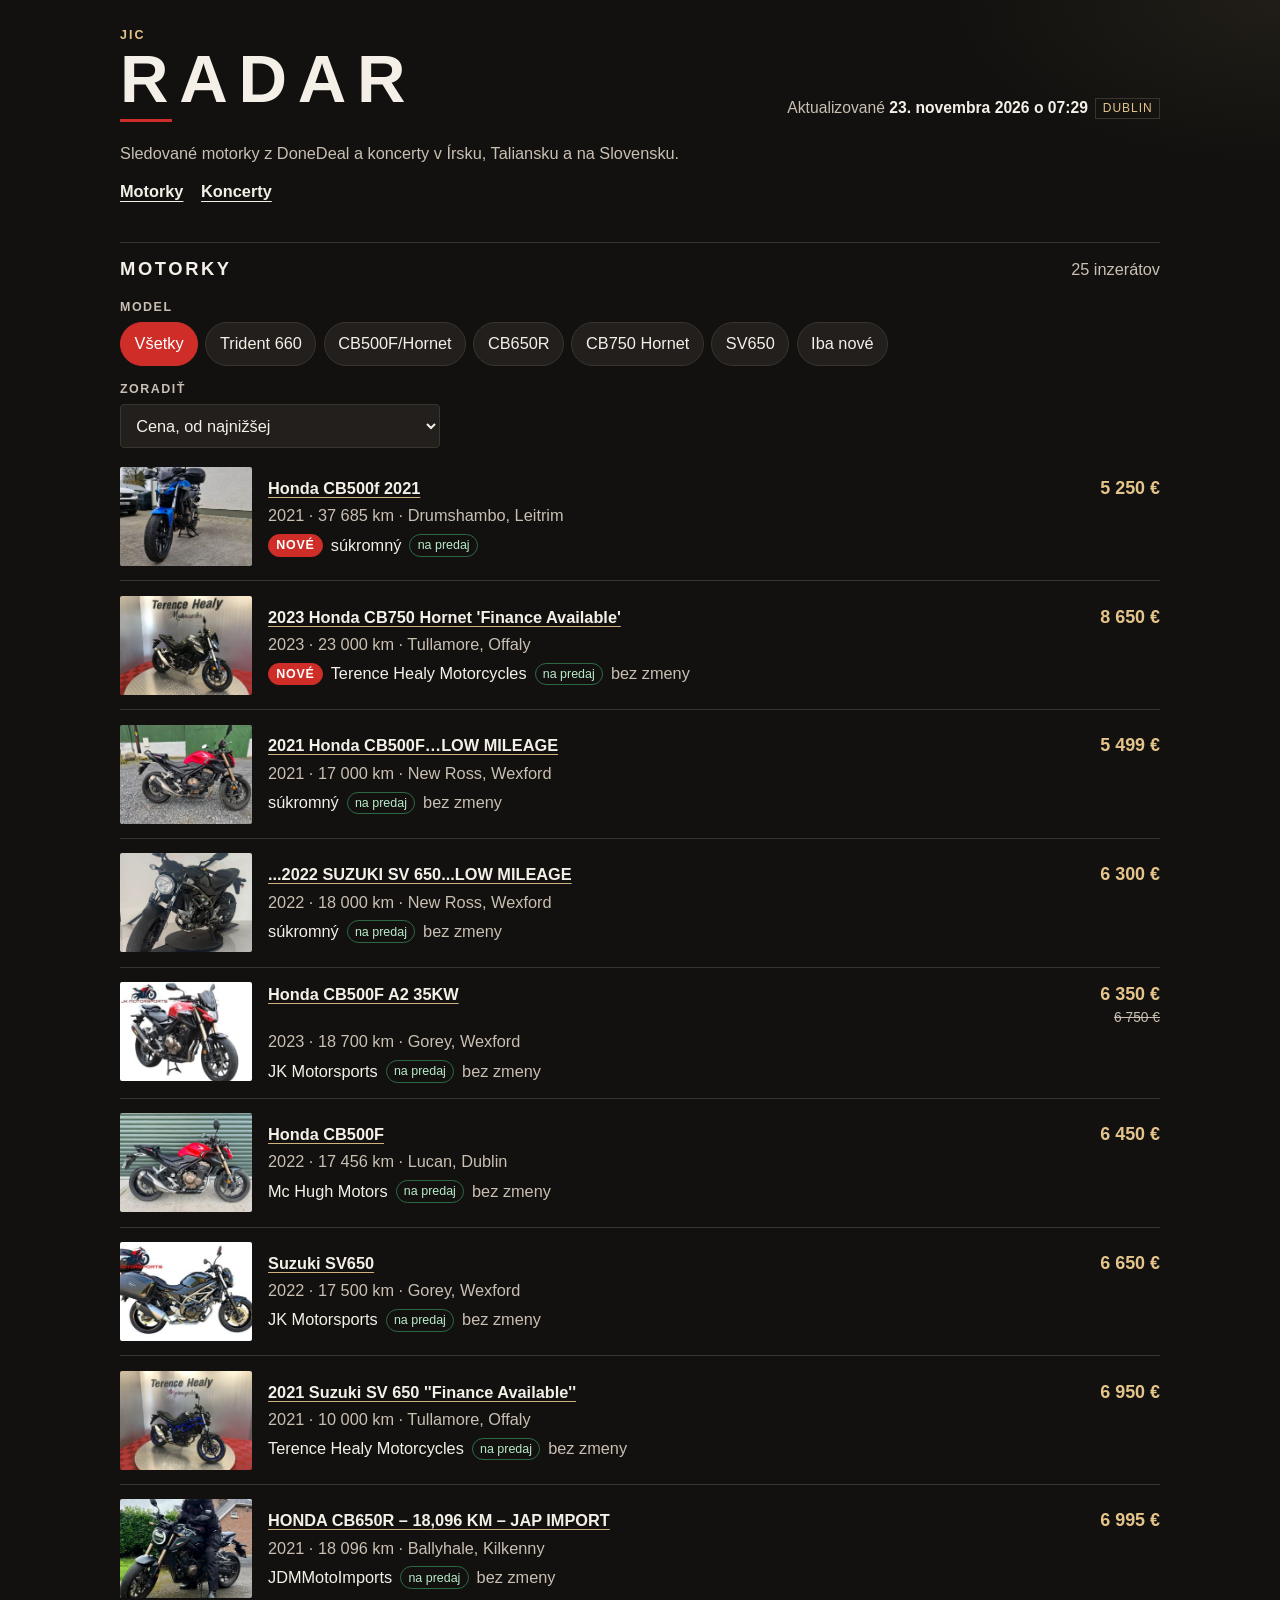
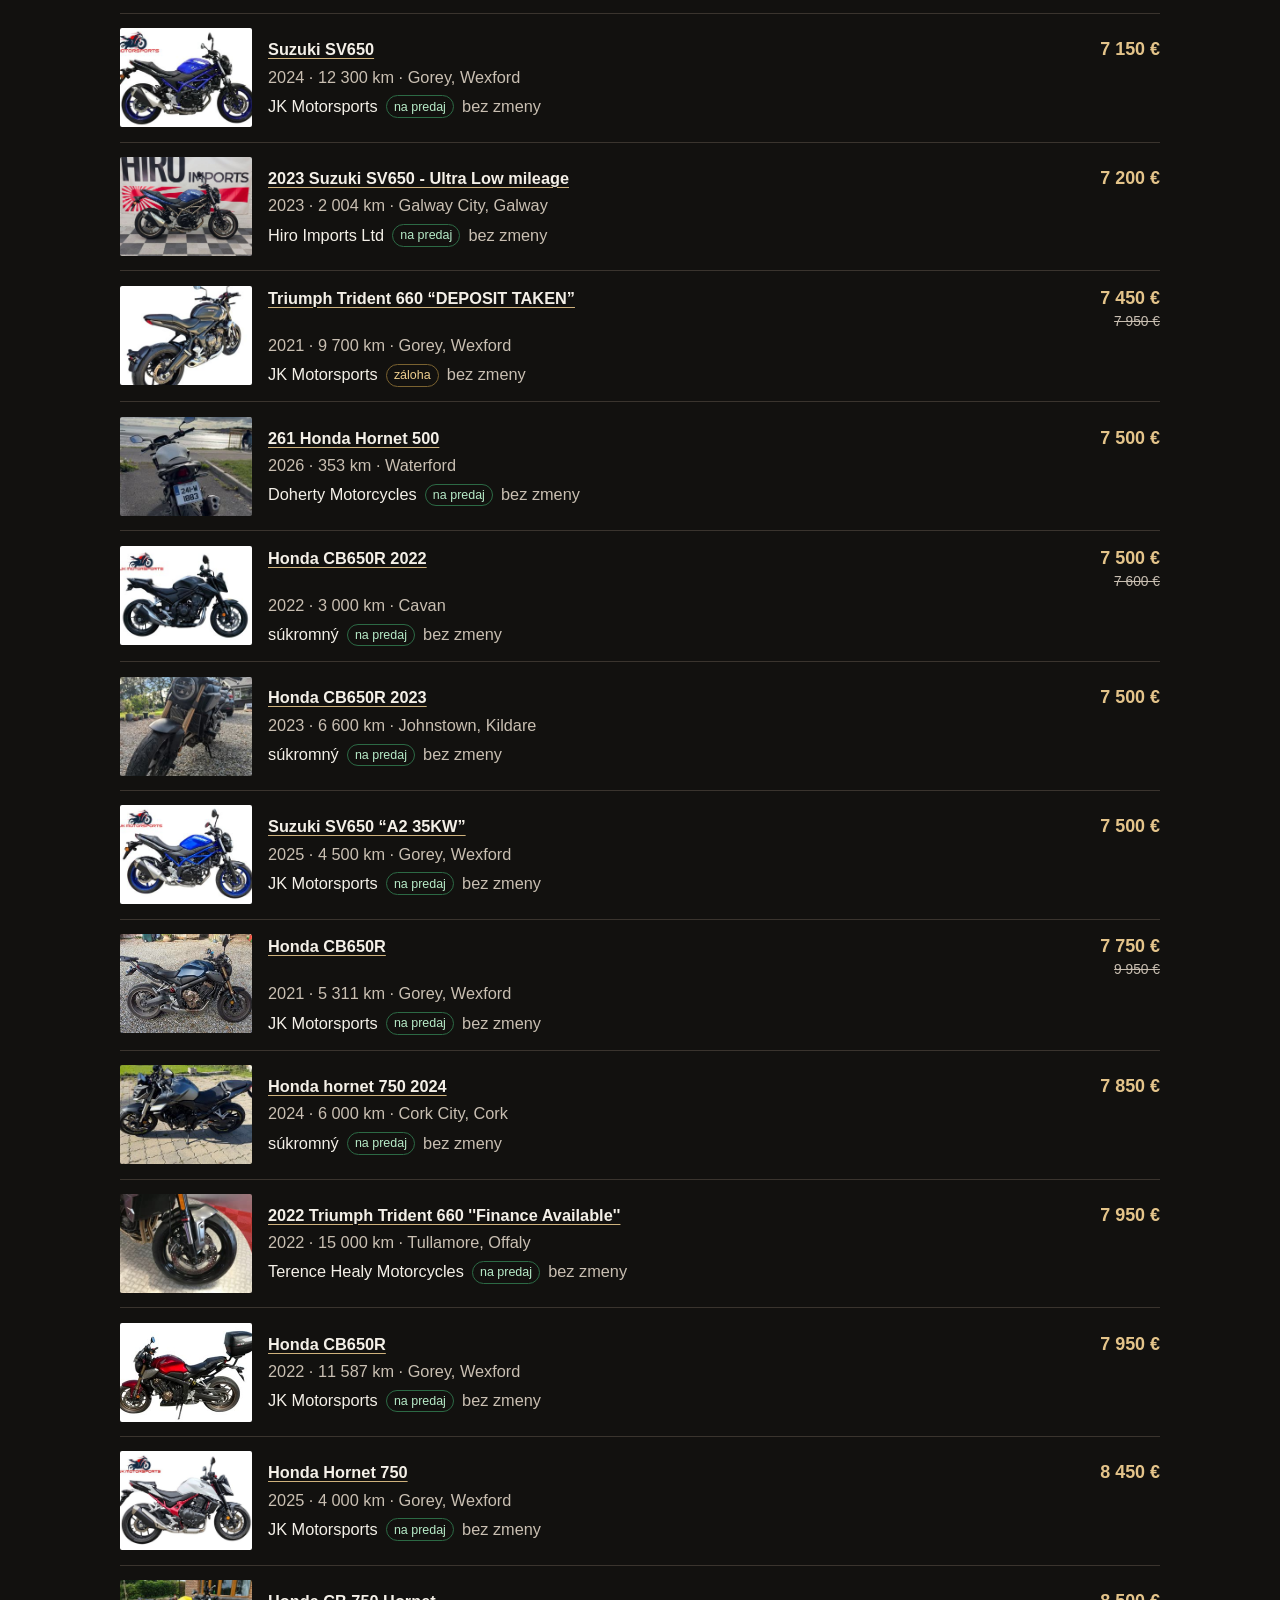
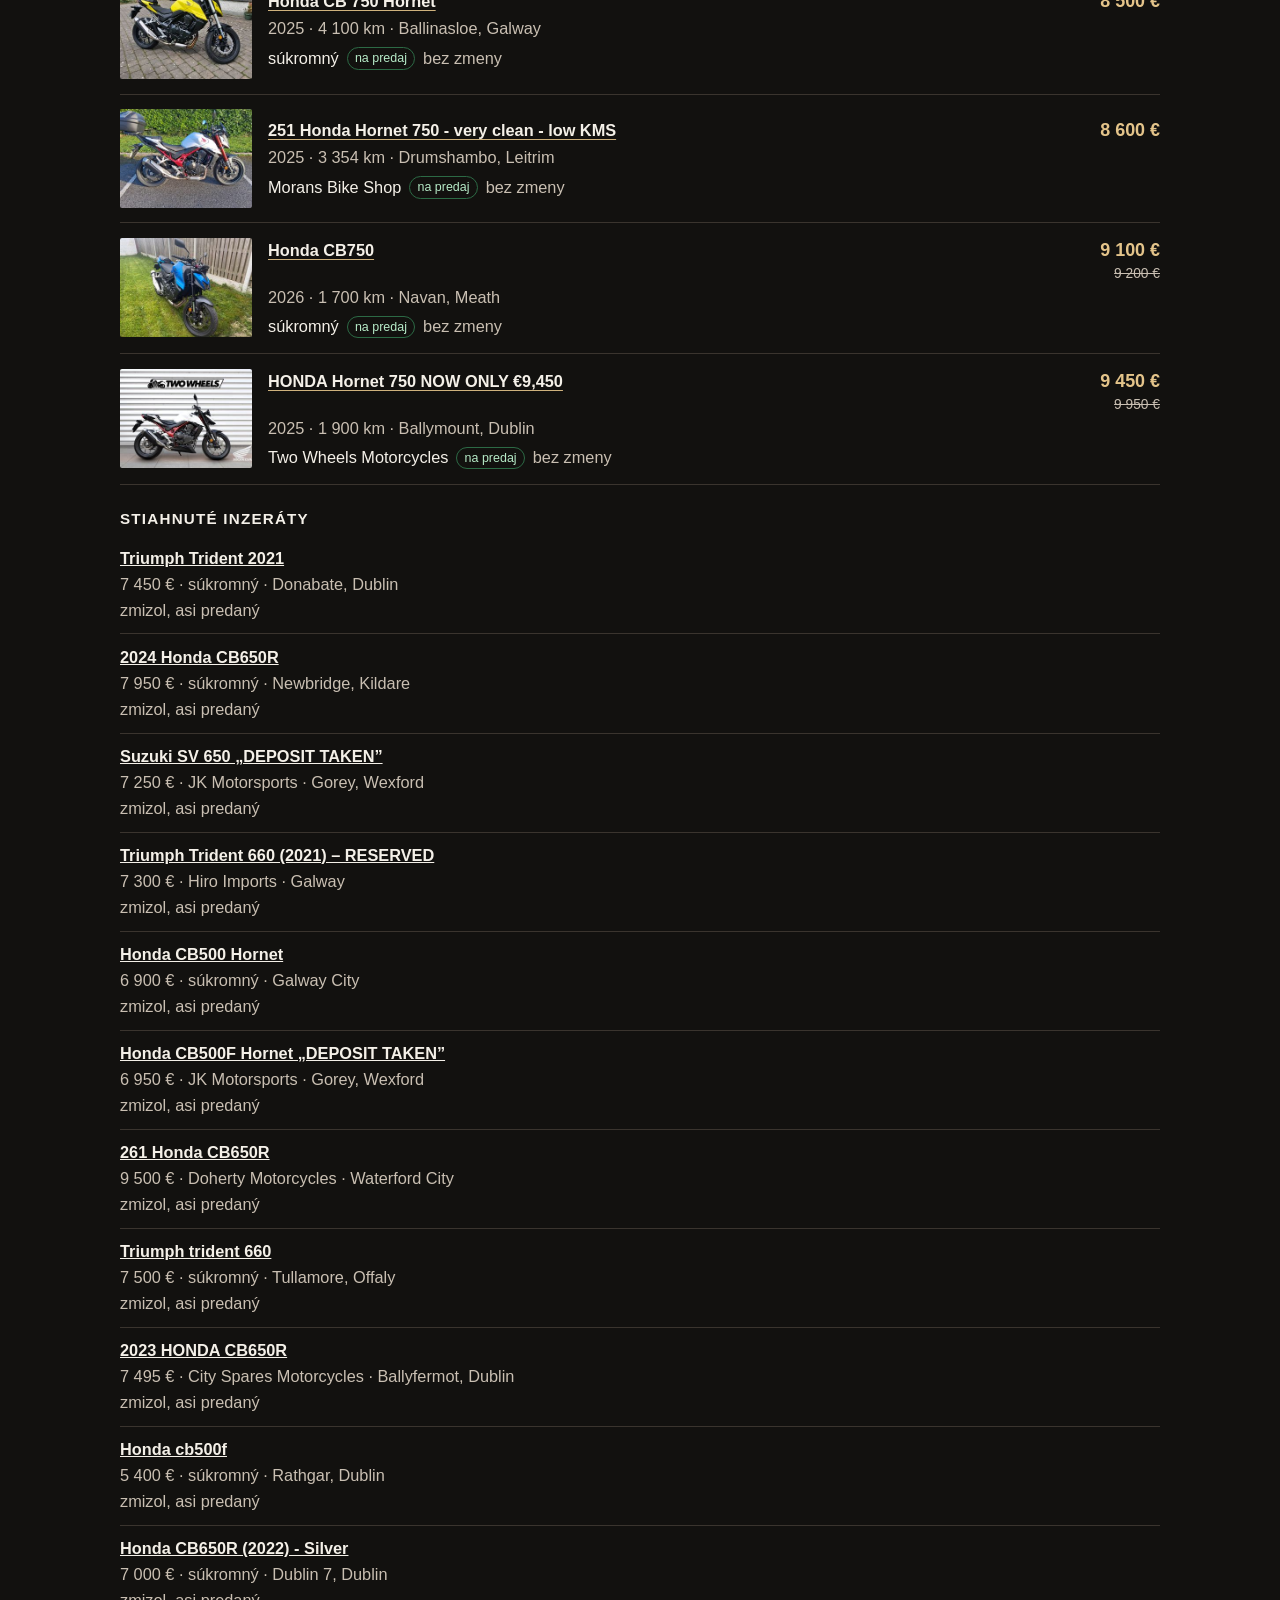
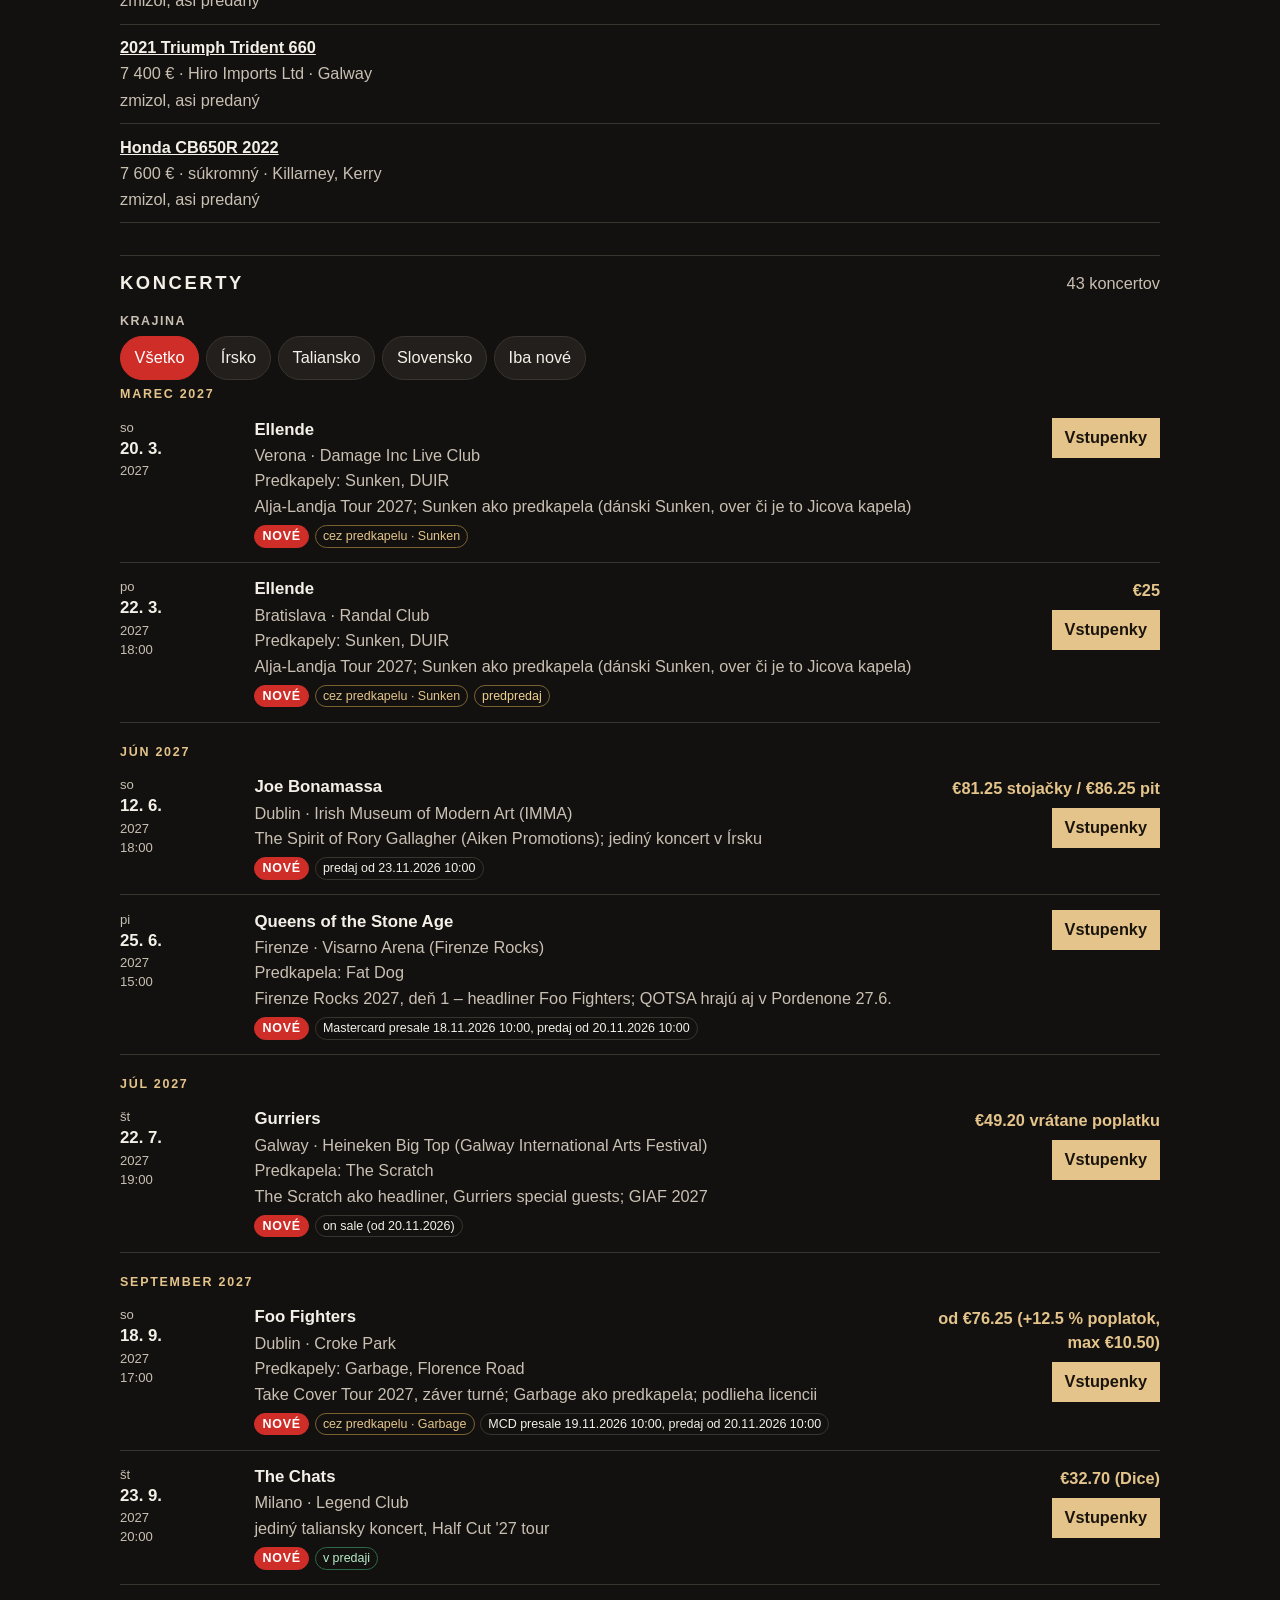
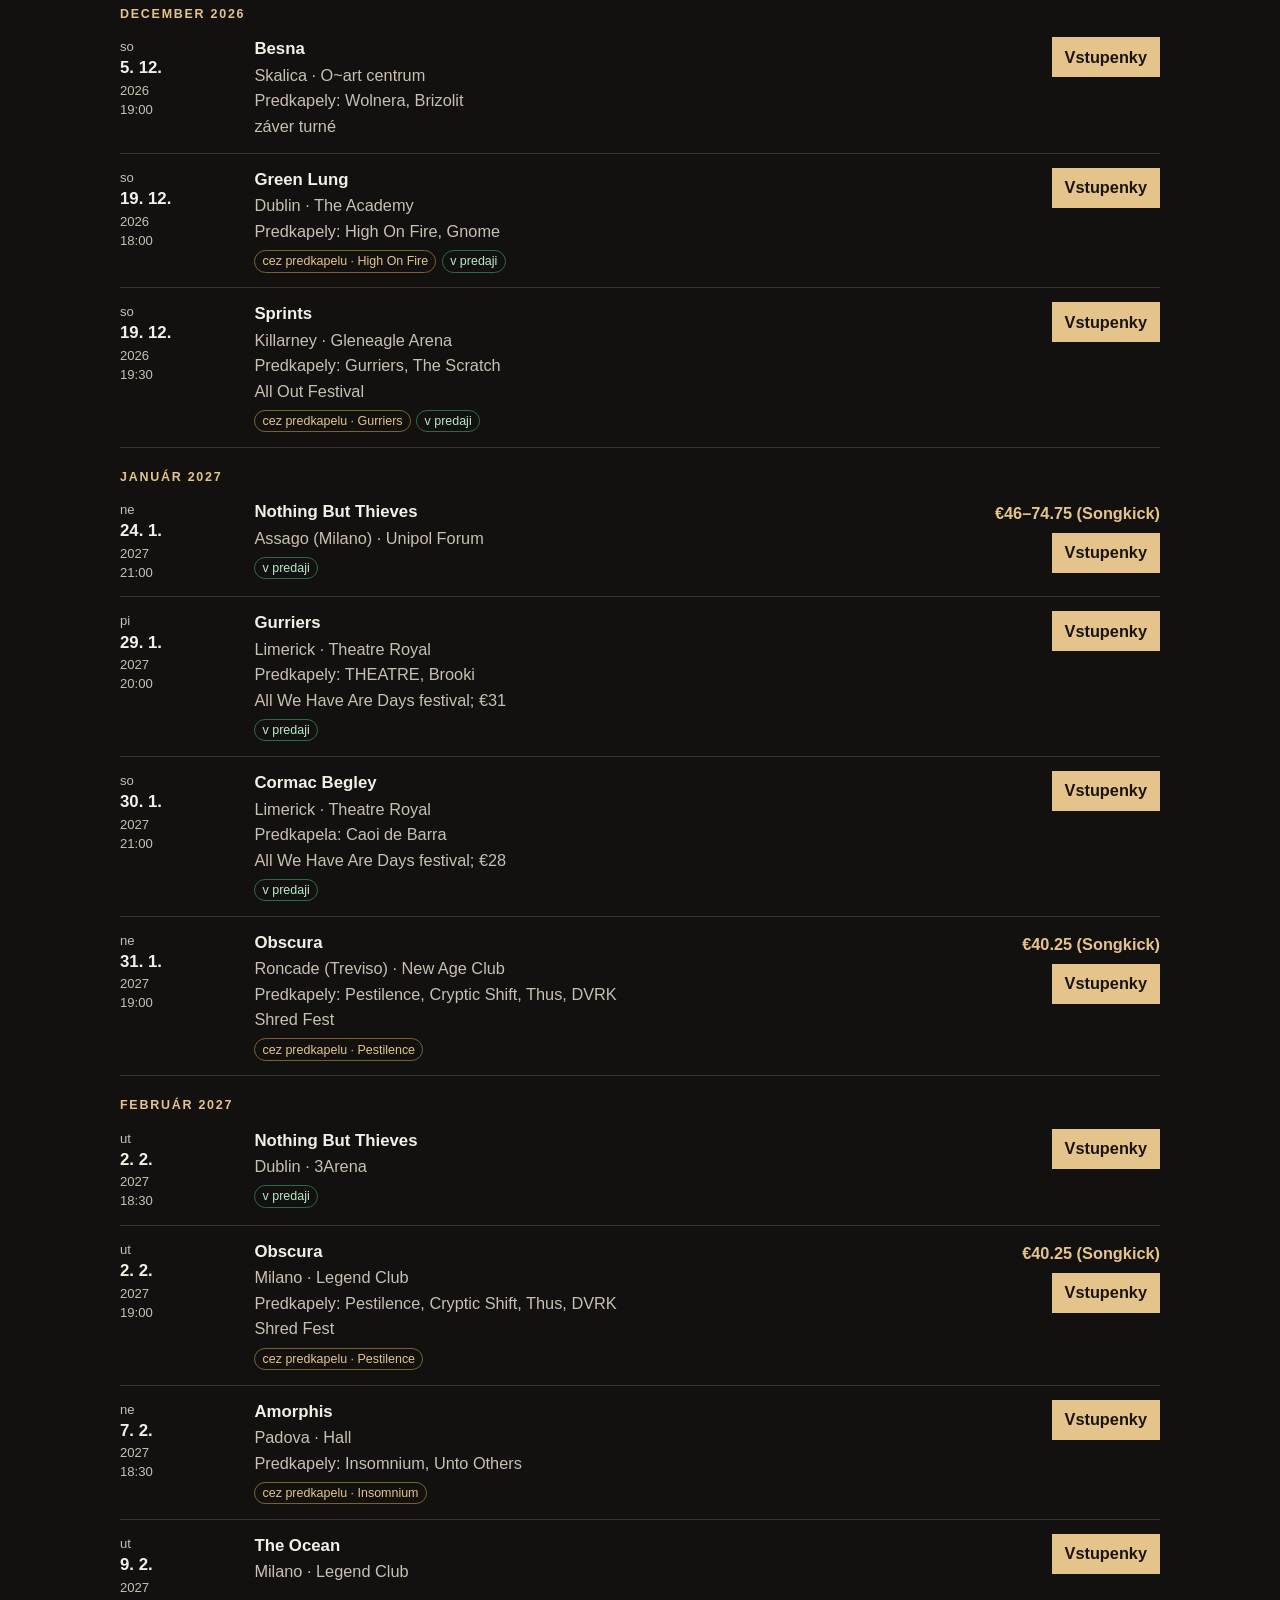
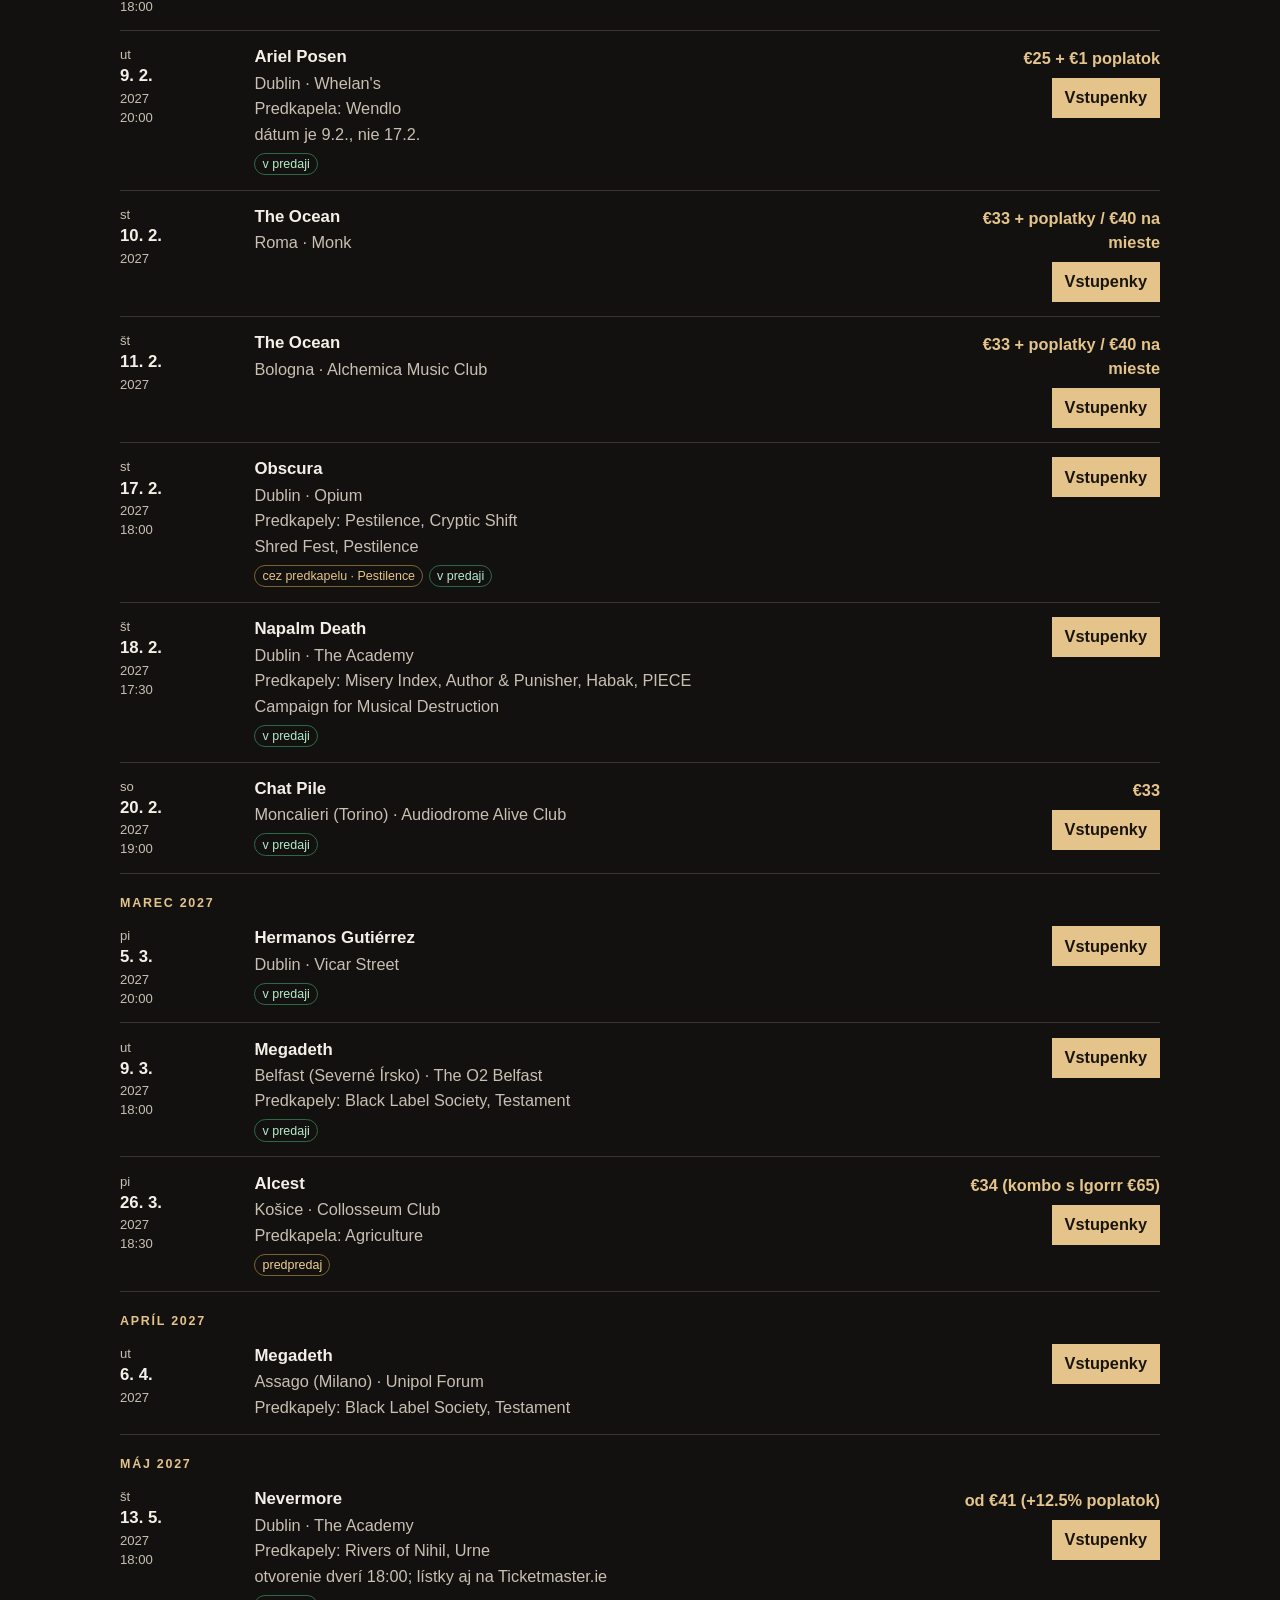
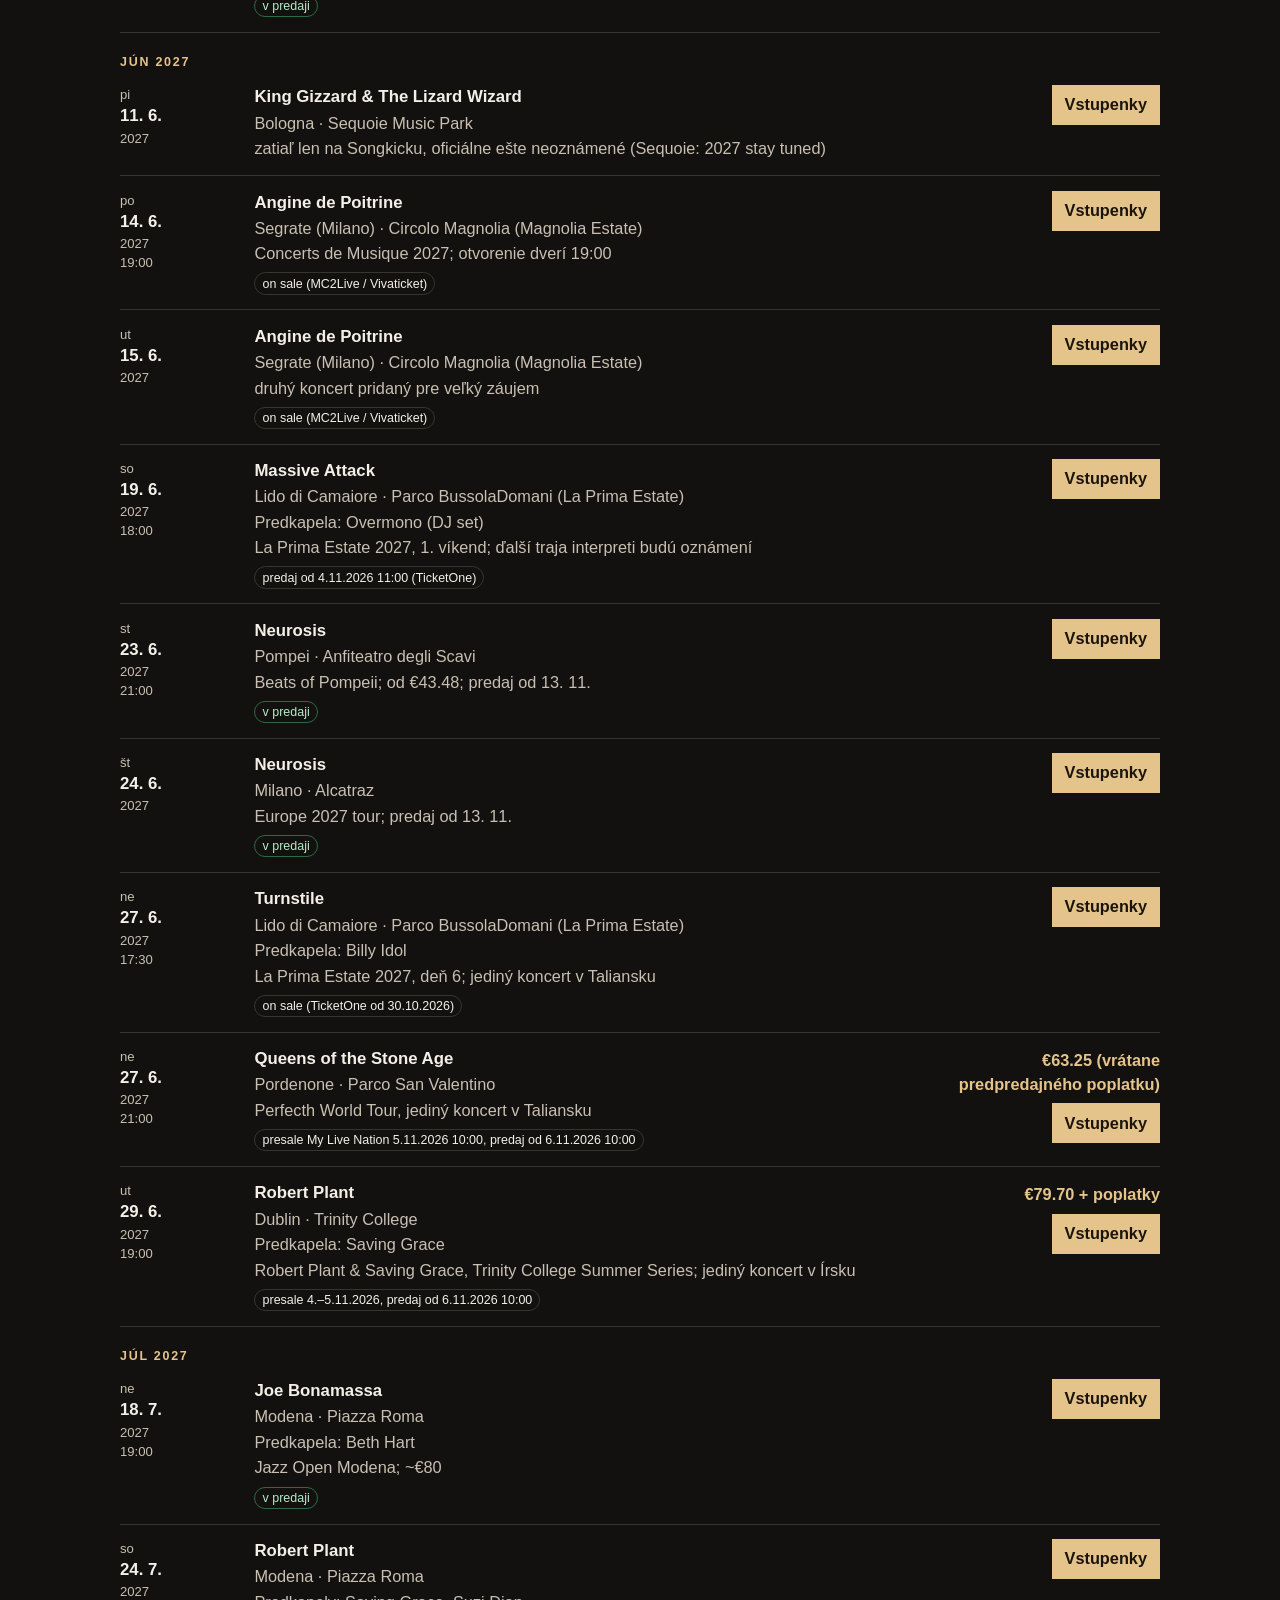
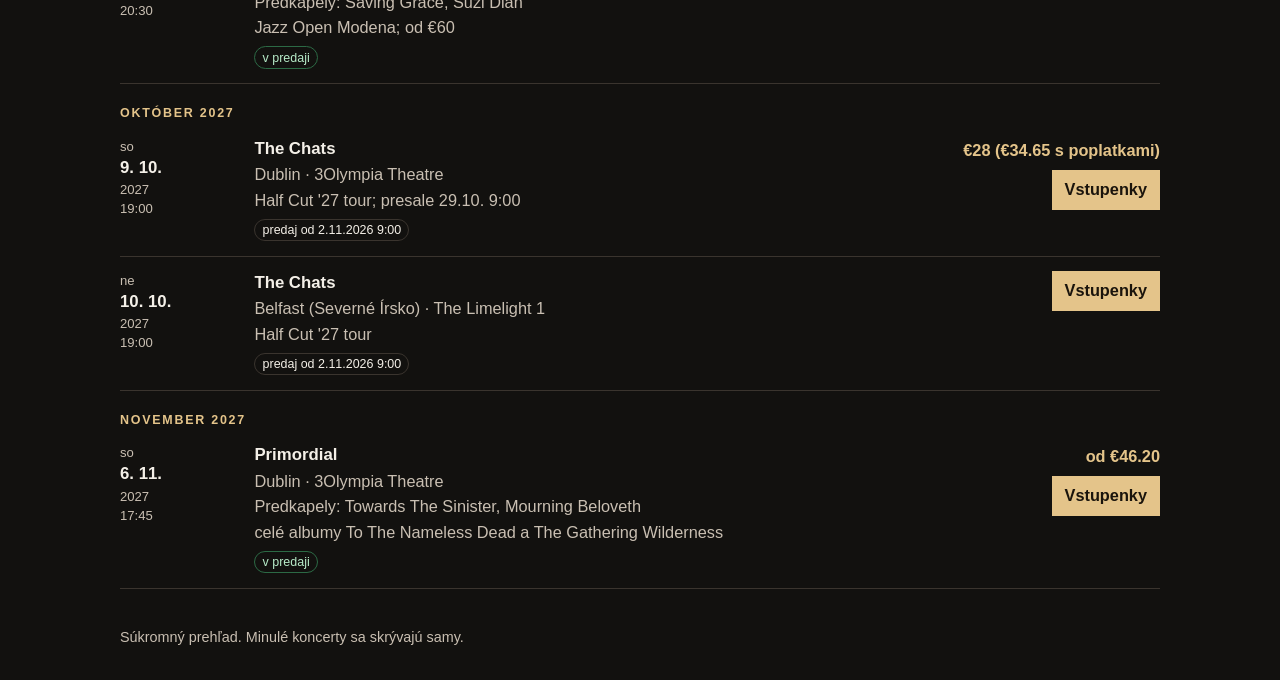
<file: index.html>
<!DOCTYPE html>
<html lang="sk">
<head>
  <meta charset="utf-8">
  <meta name="viewport" content="width=device-width, initial-scale=1">
  <meta name="color-scheme" content="dark">
  <meta name="theme-color" content="#12110f">
  <title>Radar</title>
  <meta name="description" content="Sledované motorky z DoneDeal a koncerty v Írsku, Taliansku a na Slovensku.">
  <link rel="icon" href="favicon.svg" type="image/svg+xml">
  <link rel="stylesheet" href="css/style.css?v=20261029c">
</head>
<body>
  <header class="site-header">
    <div class="wrap">
      <p class="eyebrow">Jic</p>
      <div class="title-row">
        <h1>Radar</h1>
        <p class="updated">Aktualizované <time id="updated">načítavam…</time> <span class="tz">Dublin</span></p>
      </div>
      <p class="lede">Sledované motorky z DoneDeal a koncerty v Írsku, Taliansku a na Slovensku.</p>
      <nav class="jump" aria-label="Sekcie">
        <a href="#motorky">Motorky</a>
        <a href="#koncerty">Koncerty</a>
      </nav>
    </div>
  </header>

  <main class="wrap">
    <section id="motorky" aria-labelledby="motorky-title">
      <div class="section-head">
        <h2 id="motorky-title">Motorky</h2>
        <p id="bike-count" class="count" aria-live="polite"></p>
      </div>

      <div class="toolbar">
        <div class="control">
          <p class="control-label" id="model-label">Model</p>
          <div class="filter-row">
            <div class="filters" role="group" aria-labelledby="model-label">
              <button type="button" class="chip" data-model="all" aria-pressed="true">Všetky</button>
              <button type="button" class="chip" data-model="trident" aria-pressed="false">Trident 660</button>
              <button type="button" class="chip" data-model="cb500" aria-pressed="false">CB500F/Hornet</button>
              <button type="button" class="chip" data-model="cb650r" aria-pressed="false">CB650R</button>
              <button type="button" class="chip" data-model="cb750" aria-pressed="false">CB750 Hornet</button>
              <button type="button" class="chip" data-model="sv650" aria-pressed="false">SV650</button>
            </div>
            <button type="button" class="chip" id="bike-only-new" aria-pressed="false">Iba nové</button>
          </div>
        </div>
        <label class="sort">
          <span>Zoradiť</span>
          <select id="bike-sort">
            <option value="price-asc">Cena, od najnižšej</option>
            <option value="price-desc">Cena, od najvyššej</option>
            <option value="km-asc">Kilometre, od najnižších</option>
            <option value="km-desc">Kilometre, od najvyšších</option>
          </select>
        </label>
      </div>

      <div id="bike-list" class="bike-list">
        <p class="empty">Načítavam…</p>
      </div>
      <div id="bike-gone"></div>
    </section>

    <section id="koncerty" aria-labelledby="koncerty-title">
      <div class="section-head">
        <h2 id="koncerty-title">Koncerty</h2>
        <p id="gig-count" class="count" aria-live="polite"></p>
      </div>

      <div class="toolbar">
        <div class="control">
          <p class="control-label" id="region-label">Krajina</p>
          <div class="filter-row">
            <div class="filters" role="group" aria-labelledby="region-label">
              <button type="button" class="chip" data-region="all" aria-pressed="true">Všetko</button>
              <button type="button" class="chip" data-region="IE" aria-pressed="false">Írsko</button>
              <button type="button" class="chip" data-region="IT" aria-pressed="false">Taliansko</button>
              <button type="button" class="chip" data-region="SK" aria-pressed="false">Slovensko</button>
            </div>
            <button type="button" class="chip" id="gig-only-new" aria-pressed="false">Iba nové</button>
          </div>
        </div>
      </div>

      <div id="gig-list" class="gig-list">
        <p class="empty">Načítavam…</p>
      </div>
    </section>
  </main>

  <footer class="site-footer">
    <div class="wrap">
      <p>Súkromný prehľad. Minulé koncerty sa skrývajú samy.</p>
    </div>
  </footer>

  <noscript>
    <p class="noscript">Radar potrebuje JavaScript, aby načítal dáta.</p>
  </noscript>
  <script src="js/app.js?v=20261029c"></script>
</body>
</html>
</file>
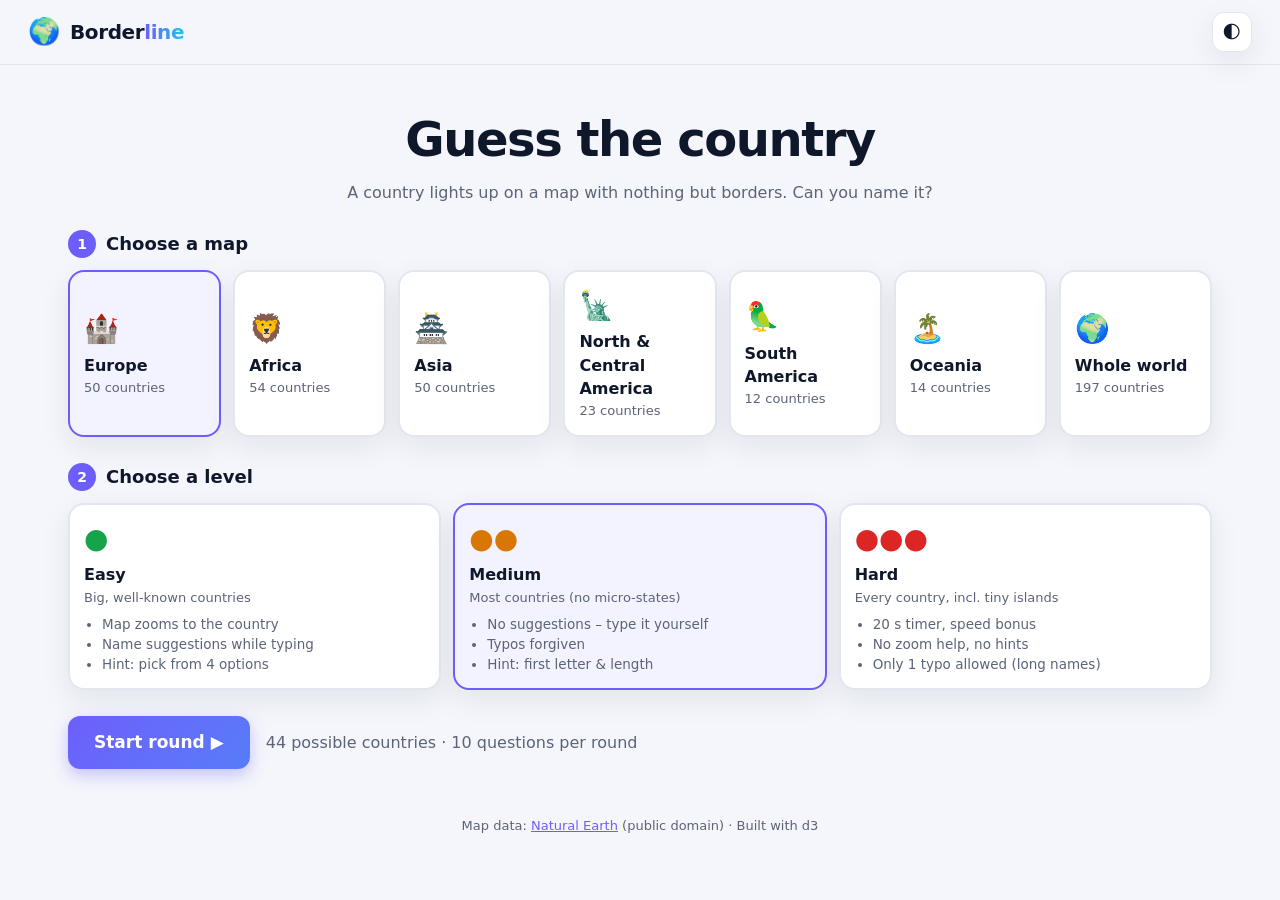
<file: geo/index.html>
<!doctype html>
<html lang="en">
<head>
<meta charset="utf-8">
<meta name="viewport" content="width=device-width, initial-scale=1, viewport-fit=cover">
<title>Borderline · Guess the Country</title>
<meta name="description" content="A geography game: a country is highlighted on a borders-only map, you name it. Easy, medium and hard levels for every continent.">
<meta name="theme-color" content="#0f172a">
<link rel="icon" href="data:image/svg+xml,<svg xmlns='http://www.w3.org/2000/svg' viewBox='0 0 100 100'><text y='.9em' font-size='90'>🌍</text></svg>">
<link rel="stylesheet" href="css/style.css?v=1">
<script>
  // apply saved theme before paint
  (function(){try{var t=localStorage.getItem("geoquiz:theme");if(!t)t=matchMedia("(prefers-color-scheme: dark)").matches?"dark":"light";document.documentElement.dataset.theme=t;}catch(e){}})();
</script>
</head>
<body>
<header class="topbar">
  <button class="brand" id="homeBtn" title="Back to start" aria-label="Back to start">
    <span class="logo">🌍</span><span class="brand-text">Border<b>line</b></span>
  </button>
  <div class="topbar-right">
    <button class="icon-btn" id="themeBtn" title="Toggle dark mode" aria-label="Toggle dark mode">🌓</button>
  </div>
</header>

<main>
  <!-- START -->
  <section id="screen-start" class="screen active">
    <div class="hero">
      <h1>Guess the country</h1>
      <p class="sub">A country lights up on a map with nothing but borders. Can you name it?</p>
    </div>

    <h2 class="step"><span>1</span> Choose a map</h2>
    <div class="grid regions" id="regionGrid" role="radiogroup" aria-label="Map"></div>

    <h2 class="step"><span>2</span> Choose a level</h2>
    <div class="grid levels" id="levelGrid" role="radiogroup" aria-label="Level"></div>

    <div class="start-row">
      <button class="btn primary big" id="startBtn">Start round ▶</button>
      <p class="pool-info" id="poolInfo"></p>
    </div>
  </section>

  <!-- GAME -->
  <section id="screen-game" class="screen">
    <div class="hud">
      <div class="hud-item"><span class="hud-label">Map</span><span id="hudRegion">–</span></div>
      <div class="hud-item"><span class="hud-label">Question</span><span id="hudQ">1/10</span></div>
      <div class="hud-item"><span class="hud-label">Score</span><span id="hudScore">0</span></div>
      <div class="hud-item"><span class="hud-label">Streak</span><span id="hudStreak">0</span></div>
      <div class="hud-item timer" id="hudTimerWrap" hidden><span class="hud-label">Time</span><span id="hudTimer">20</span></div>
    </div>
    <div class="progress"><div class="progress-bar" id="progressBar"></div></div>

    <div class="game-layout">
      <div class="map-wrap" id="mapWrap">
        <svg id="map" role="img" aria-label="Map with one highlighted country"></svg>
        <div class="map-tools">
          <button class="icon-btn" id="zoomIn" title="Zoom in" aria-label="Zoom in">＋</button>
          <button class="icon-btn" id="zoomOut" title="Zoom out" aria-label="Zoom out">－</button>
          <button class="icon-btn" id="zoomFind" title="Show the highlighted country" aria-label="Show the highlighted country">◎</button>
          <button class="icon-btn" id="zoomReset" title="Reset view" aria-label="Reset view">⤢</button>
        </div>
        <div class="map-hint">Drag to pan · scroll / pinch to zoom</div>
      </div>

      <div class="panel" id="panel">
        <div id="askBox">
          <h2 class="question">What country is this?</h2>
          <form id="answerForm" autocomplete="off">
            <div class="input-wrap">
              <input id="answerInput" type="text" placeholder="Type the country name…" autocomplete="off" autocapitalize="words" spellcheck="false" aria-label="Your answer">
              <ul class="suggest" id="suggest" role="listbox" hidden></ul>
            </div>
            <div class="row">
              <button class="btn primary" type="submit" id="submitBtn">Submit</button>
              <button class="btn ghost" type="button" id="hintBtn">Hint</button>
              <button class="btn ghost" type="button" id="skipBtn">I don't know</button>
            </div>
          </form>
          <div class="hint-box" id="hintBox" hidden></div>
          <div class="choices" id="choices" hidden></div>
        </div>

        <div id="resultBox" class="result" hidden>
          <div class="result-head" id="resultHead"></div>
          <div class="result-body" id="resultBody"></div>
          <button class="btn primary" id="nextBtn">Next ▶</button>
          <p class="kbd-hint">Press <kbd>Enter</kbd> to continue</p>
        </div>
      </div>
    </div>
  </section>

  <!-- SUMMARY -->
  <section id="screen-summary" class="screen">
    <div class="summary-card">
      <div class="trophy" id="sumEmoji">🏆</div>
      <h1 id="sumTitle">Round complete</h1>
      <p class="sub" id="sumSub"></p>
      <div class="stats">
        <div class="stat"><b id="sumScore">0</b><span>points</span></div>
        <div class="stat"><b id="sumCorrect">0/10</b><span>correct</span></div>
        <div class="stat"><b id="sumAcc">0%</b><span>accuracy</span></div>
        <div class="stat"><b id="sumStreak">0</b><span>best streak</span></div>
      </div>
      <p class="best" id="sumBest"></p>
      <div class="table-wrap">
        <table class="review">
          <thead><tr><th>#</th><th>Country</th><th>Your answer</th><th></th><th>Pts</th></tr></thead>
          <tbody id="sumRows"></tbody>
        </table>
      </div>
      <div class="row center">
        <button class="btn primary big" id="againBtn">Play again ↻</button>
        <button class="btn ghost" id="mistakesBtn">Practise my mistakes</button>
        <button class="btn ghost" id="changeBtn">Change map / level</button>
      </div>
    </div>
  </section>
</main>

<footer class="foot">Map data: <a href="https://www.naturalearthdata.com/" target="_blank" rel="noopener">Natural Earth</a> (public domain) · Built with d3</footer>

<script src="vendor/d3.min.js"></script>
<script src="vendor/topojson-client.min.js"></script>
<script src="data/world.js?v=1"></script>
<script src="js/match.js?v=1"></script>
<script src="js/app.js?v=1"></script>
</body>
</html>
</file>
<file: css/style.css>
:root {
  --bg: #12110f;
  --text: #f4f0e8;
  --muted: #c9bfb2;
  --line: #3a342e;
  --accent: #cf2e28;
  --brass: #e4c48a;
  --drop: #9ddeb4;
  --hold: #f0d090;
  --sale: #b7ebc8;
  --sold: #f3b7b3;
  --chip: #221f1c;
  --focus: #f0c2a4;
  color-scheme: dark;
}

*,
*::before,
*::after {
  box-sizing: border-box;
}

html {
  scroll-padding-top: 16px;
}

body {
  margin: 0;
  min-height: 100vh;
  background-color: var(--bg);
  background-image:
    radial-gradient(880px 420px at 0% -8%, rgba(226, 59, 50, 0.18), transparent 58%),
    radial-gradient(640px 320px at 100% 0%, rgba(228, 196, 138, 0.07), transparent 52%);
  color: var(--text);
  font-family: "Segoe UI", "Helvetica Neue", "Liberation Sans", sans-serif;
  font-size: 1.02rem;
  line-height: 1.45;
}

.wrap {
  width: min(1040px, calc(100% - 2rem));
  margin-inline: auto;
}

.site-header {
  padding: 1.6rem 0 0.4rem;
}

.eyebrow {
  margin: 0 0 0.35rem;
  color: var(--brass);
  font-size: 0.78rem;
  font-weight: 700;
  letter-spacing: 0.16em;
  text-transform: uppercase;
}

.title-row {
  display: flex;
  flex-direction: column;
  gap: 0.35rem;
}

h1 {
  margin: 0;
  font-size: clamp(2.5rem, 12vw, 4.2rem);
  font-weight: 750;
  letter-spacing: 0.16em;
  line-height: 0.9;
  text-transform: uppercase;
}

h1::after {
  content: "";
  display: block;
  width: 3.25rem;
  height: 3px;
  margin-top: 0.55rem;
  background: var(--accent);
}

.updated {
  margin: 0;
  color: var(--muted);
  font-size: 0.98rem;
}

.updated time {
  color: var(--text);
  font-weight: 650;
}

.tz {
  display: inline-block;
  margin-left: 0.2rem;
  padding: 0.05rem 0.4rem;
  border: 1px solid var(--line);
  color: var(--brass);
  font-size: 0.75rem;
  letter-spacing: 0.08em;
  text-transform: uppercase;
  vertical-align: 0.1em;
}

.lede {
  max-width: 38rem;
  margin: 0.9rem 0 0;
  color: var(--muted);
}

.jump {
  display: flex;
  gap: 1.1rem;
  margin-top: 0.9rem;
}

.jump a {
  color: var(--text);
  font-weight: 700;
  text-underline-offset: 0.22em;
}

main {
  padding-bottom: 2rem;
}

section {
  margin-top: 2rem;
}

.section-head {
  display: flex;
  flex-wrap: wrap;
  align-items: baseline;
  justify-content: space-between;
  gap: 0.35rem 1rem;
  padding-top: 0.85rem;
  border-top: 1px solid var(--line);
}

h2 {
  margin: 0;
  font-size: 1.15rem;
  font-weight: 750;
  letter-spacing: 0.14em;
  text-transform: uppercase;
}

h3 {
  margin: 0;
}

.count {
  margin: 0;
  color: var(--muted);
  font-variant-numeric: tabular-nums;
}

.toolbar {
  display: flex;
  flex-wrap: wrap;
  align-items: flex-end;
  justify-content: space-between;
  gap: 0.9rem 1.2rem;
  margin: 0.95rem 0 0.3rem;
}

.control-label,
.sort span {
  margin: 0 0 0.35rem;
  color: var(--muted);
  font-size: 0.78rem;
  font-weight: 700;
  letter-spacing: 0.12em;
  text-transform: uppercase;
}

.filter-row,
.filters {
  display: flex;
  flex-wrap: wrap;
  align-items: center;
  gap: 0.45rem;
}

.chip,
.sort select,
a.ticket {
  font: inherit;
}

.chip {
  min-height: 44px;
  padding: 0.45rem 0.85rem;
  border: 1px solid var(--line);
  border-radius: 999px;
  background: var(--chip);
  color: var(--text);
  cursor: pointer;
}

.chip[aria-pressed="true"] {
  border-color: var(--accent);
  background: var(--accent);
  color: #fff;
}

.sort {
  display: flex;
  flex: 1 1 14rem;
  flex-direction: column;
  max-width: 100%;
}

.sort select {
  min-height: 44px;
  width: 100%;
  padding: 0.45rem 0.7rem;
  border: 1px solid var(--line);
  border-radius: 4px;
  background: var(--chip);
  color: var(--text);
}

.bike,
.gig {
  padding: 0.9rem 0;
  border-bottom: 1px solid var(--line);
}

.bike {
  display: grid;
  grid-template-columns: 5.5rem minmax(0, 1fr);
  gap: 0.35rem 0.75rem;
  align-items: start;
}

.photo {
  display: block;
  align-self: start;
  width: 5.5rem;
  aspect-ratio: 4 / 3;
  overflow: hidden;
  border-radius: 2px;
  background: #221f1c;
}

.photo img {
  display: block;
  width: 100%;
  height: 100%;
  object-fit: cover;
}

.photo.is-missing {
  display: flex;
  align-items: center;
  justify-content: center;
  color: var(--muted);
  font-size: 0.72rem;
  text-align: center;
  text-decoration: none;
}

.bike-top {
  display: flex;
  flex-wrap: wrap;
  align-items: baseline;
  justify-content: space-between;
  gap: 0.2rem 0.8rem;
}

.bike-title {
  color: var(--text);
  font-weight: 750;
  text-decoration-color: rgba(228, 196, 138, 0.9);
  text-decoration-thickness: 1px;
  text-underline-offset: 0.18em;
  overflow-wrap: anywhere;
}

.bike-title:hover {
  color: var(--brass);
}

.bike-price {
  text-align: left;
  font-variant-numeric: tabular-nums;
}

.now,
.was,
.meta,
.sub,
.change,
.seller {
  margin: 0;
}

.now {
  color: var(--brass);
  font-size: 1.12rem;
  font-weight: 750;
}

.was {
  color: var(--muted);
  font-size: 0.86rem;
}

.meta,
.sub,
.support,
.note,
.where,
.seller {
  color: var(--muted);
}

.meta {
  margin-top: 0.15rem;
}

.sub {
  display: flex;
  flex-wrap: wrap;
  align-items: center;
  gap: 0.35rem 0.5rem;
  margin-top: 0.35rem;
}

.seller {
  color: var(--text);
}

.badge {
  display: inline-block;
  padding: 0.08rem 0.45rem;
  border: 1px solid var(--line);
  border-radius: 999px;
  font-size: 0.78rem;
  line-height: 1.45;
}

.badge-new {
  border-color: var(--accent);
  background: var(--accent);
  color: #fff;
  font-weight: 750;
  letter-spacing: 0.06em;
}

.badge-sale {
  color: var(--sale);
  border-color: #2c6a45;
}

.badge-hold {
  color: var(--hold);
  border-color: #7a6230;
}

.badge-sold {
  color: var(--sold);
  border-color: #7a3a36;
}

.badge-mark {
  color: var(--brass);
  border-color: #7a6230;
}

.change-drop {
  color: var(--drop);
  font-weight: 700;
}

.change-hold {
  color: var(--hold);
}

.gone-block {
  margin-top: 1.4rem;
}

.gone-block h3 {
  margin-bottom: 0.35rem;
  font-size: 0.95rem;
  letter-spacing: 0.08em;
  text-transform: uppercase;
}

.gone {
  margin: 0;
  padding: 0;
  list-style: none;
}

.gone li {
  padding: 0.7rem 0;
  border-bottom: 1px solid var(--line);
}

.gone a {
  color: var(--text);
  font-weight: 700;
  overflow-wrap: anywhere;
}

.gone p {
  margin: 0.15rem 0 0;
  color: var(--muted);
}

.month {
  margin: 1.25rem 0 0;
  color: var(--brass);
  font-size: 0.78rem;
  font-weight: 750;
  letter-spacing: 0.14em;
  text-transform: uppercase;
}

.month:first-child {
  margin-top: 0.35rem;
}

.gig {
  display: grid;
  grid-template-columns: 4.5rem minmax(0, 1fr);
  gap: 0.25rem 0.75rem;
}

.gig-date {
  grid-row: 1 / span 2;
  display: flex;
  flex-direction: column;
  font-variant-numeric: tabular-nums;
}

.gig-date .day {
  font-size: 1.05rem;
  font-weight: 750;
}

.gig-date .wd,
.gig-date .year,
.gig-date .time {
  color: var(--muted);
  font-size: 0.82rem;
}

.artist {
  margin: 0;
  font-size: 1.05rem;
  font-weight: 750;
  overflow-wrap: anywhere;
}

.where,
.support,
.note,
.gig-price {
  margin: 0.12rem 0 0;
  overflow-wrap: anywhere;
}

.gig-tags {
  display: flex;
  flex-wrap: wrap;
  gap: 0.35rem;
  margin-top: 0.4rem;
}

.gig-side {
  display: flex;
  flex-wrap: wrap;
  align-items: center;
  gap: 0.45rem 0.7rem;
}

.gig-price {
  color: var(--brass);
  font-weight: 700;
}

a.ticket {
  display: inline-flex;
  align-items: center;
  justify-content: center;
  min-height: 40px;
  padding: 0.3rem 0.75rem;
  border: 1px solid var(--brass);
  color: #1a140c;
  background: var(--brass);
  font-weight: 750;
  text-decoration: none;
}

a.ticket:hover {
  background: transparent;
  color: var(--brass);
}

.empty,
.error {
  color: var(--muted);
}

.error {
  color: var(--sold);
}

.site-footer {
  padding: 0.4rem 0 2rem;
  color: var(--muted);
  font-size: 0.9rem;
}

.site-footer p {
  margin: 0;
}

.noscript {
  width: min(1040px, calc(100% - 2rem));
  margin: 1rem auto;
}

.sr-only {
  position: absolute;
  width: 1px;
  height: 1px;
  padding: 0;
  margin: -1px;
  overflow: hidden;
  clip: rect(0, 0, 0, 0);
  white-space: nowrap;
  border: 0;
}

:focus-visible {
  outline: 2px solid var(--focus);
  outline-offset: 2px;
}

@media (min-width: 720px) {
  .title-row {
    flex-direction: row;
    align-items: flex-end;
    justify-content: space-between;
    gap: 1.5rem;
  }

  h1::after {
    margin-bottom: 0.35rem;
  }

  .updated {
    padding-bottom: 0.45rem;
    text-align: right;
  }

  .bike {
    grid-template-columns: 8.25rem minmax(0, 1fr);
    gap: 0.4rem 1rem;
    align-items: center;
  }

  .photo {
    width: 8.25rem;
  }

  .bike-price {
    text-align: right;
  }

  .gig {
    grid-template-columns: 7.2rem minmax(0, 1fr) minmax(9rem, 14rem);
    gap: 0.4rem 1.2rem;
    align-items: start;
  }

  .gig-date {
    grid-row: auto;
  }

  .gig-side {
    flex-direction: column;
    align-items: flex-end;
    text-align: right;
  }
}

@media (min-width: 960px) {
  .sort {
    flex-basis: 18rem;
    max-width: 20rem;
  }
}
</file>
<file: geo/css/style.css>
:root{
  --bg:#f4f6fb; --card:#ffffff; --text:#0f172a; --muted:#5b6478; --line:#e2e6ef;
  --accent:#6d5efc; --accent-2:#22c3ee; --accent-ink:#fff;
  --ok:#16a34a; --ok-soft:#dcfce7; --bad:#dc2626; --bad-soft:#fee2e2;
  --ocean:#dbe9f6; --land:#ffffff; --land-out:#eef1f5; --border:#7b8798; --border-out:#b9c1cc;
  --target:#ff7a1a; --shadow:0 10px 30px rgba(15,23,42,.08);
  --radius:16px;
}
[data-theme="dark"]{
  --bg:#0b1020; --card:#131a2e; --text:#e8ecf6; --muted:#97a1b8; --line:#232c45;
  --accent:#8b7dff; --accent-2:#38bdf8;
  --ok:#22c55e; --ok-soft:rgba(34,197,94,.15); --bad:#f87171; --bad-soft:rgba(248,113,113,.15);
  --ocean:#0d1b30; --land:#1d2944; --land-out:#151e33; --border:#5d6d90; --border-out:#33405e;
  --target:#ff8a33; --shadow:0 10px 30px rgba(0,0,0,.35);
}
*{box-sizing:border-box}
[hidden]{display:none!important}
html,body{margin:0;background:var(--bg);color:var(--text);font:16px/1.45 system-ui,-apple-system,"Segoe UI",Roboto,Inter,sans-serif;-webkit-font-smoothing:antialiased}
button{font:inherit;color:inherit}
a{color:var(--accent)}
.topbar{display:flex;align-items:center;justify-content:space-between;padding:12px clamp(12px,3vw,28px);position:sticky;top:0;z-index:20;background:color-mix(in srgb,var(--bg) 85%,transparent);backdrop-filter:blur(10px);border-bottom:1px solid var(--line)}
.brand{display:flex;gap:10px;align-items:center;background:none;border:0;cursor:pointer;padding:0}
.logo{font-size:26px}
.brand-text{font-size:20px;font-weight:600;letter-spacing:-.02em}
.brand-text b{background:linear-gradient(90deg,var(--accent),var(--accent-2));-webkit-background-clip:text;background-clip:text;color:transparent}
.icon-btn{width:40px;height:40px;border-radius:12px;border:1px solid var(--line);background:var(--card);cursor:pointer;font-size:18px;display:inline-grid;place-items:center;box-shadow:var(--shadow)}
.icon-btn:hover{border-color:var(--accent)}
main{max-width:1200px;margin:0 auto;padding:clamp(12px,3vw,28px)}
.screen{display:none}
.screen.active{display:block;animation:fade .25s ease}
@keyframes fade{from{opacity:0;transform:translateY(6px)}to{opacity:1;transform:none}}
.hero{text-align:center;margin:12px 0 26px}
.hero h1{font-size:clamp(30px,5vw,48px);margin:0 0 6px;letter-spacing:-.03em}
.sub{color:var(--muted);margin:0}
.step{font-size:18px;margin:26px 0 12px;display:flex;align-items:center;gap:10px}
.step span{display:inline-grid;place-items:center;width:28px;height:28px;border-radius:50%;background:var(--accent);color:var(--accent-ink);font-size:14px}
.grid{display:grid;gap:12px}
.regions{grid-template-columns:repeat(auto-fill,minmax(150px,1fr))}
.levels{grid-template-columns:repeat(auto-fit,minmax(220px,1fr))}
.opt{background:var(--card);border:2px solid var(--line);border-radius:var(--radius);padding:14px;cursor:pointer;text-align:left;box-shadow:var(--shadow);transition:transform .12s,border-color .12s}
.opt:hover{transform:translateY(-2px)}
.opt[aria-checked="true"]{border-color:var(--accent);background:color-mix(in srgb,var(--accent) 8%,var(--card))}
.opt .em{font-size:28px;display:block}
.opt .t{font-weight:650;display:block;margin-top:4px}
.opt .d{color:var(--muted);font-size:13px;display:block;margin-top:2px}
.opt .best-tag{font-size:12px;color:var(--accent);margin-top:6px;display:block}
.opt ul{margin:8px 0 0;padding-left:18px;color:var(--muted);font-size:13.5px}
.lvl-easy .em{color:#16a34a}.lvl-medium .em{color:#d97706}.lvl-hard .em{color:#dc2626}
.start-row{display:flex;align-items:center;gap:16px;flex-wrap:wrap;margin-top:26px}
.pool-info{color:var(--muted);margin:0}
.btn{border:0;border-radius:12px;padding:11px 18px;font-weight:600;cursor:pointer;transition:filter .12s,transform .06s}
.btn:active{transform:scale(.98)}
.btn.primary{background:linear-gradient(135deg,var(--accent),color-mix(in srgb,var(--accent) 70%,var(--accent-2)));color:var(--accent-ink);box-shadow:0 6px 16px color-mix(in srgb,var(--accent) 35%,transparent)}
.btn.primary:hover{filter:brightness(1.08)}
.btn.ghost{background:transparent;border:1px solid var(--line)}
.btn.ghost:hover{border-color:var(--accent)}
.btn.big{padding:14px 26px;font-size:17px}
.btn:disabled{opacity:.45;cursor:not-allowed}
/* HUD */
.hud{display:flex;gap:8px;flex-wrap:wrap}
.hud-item{background:var(--card);border:1px solid var(--line);border-radius:12px;padding:6px 12px;display:flex;flex-direction:column;min-width:78px}
.hud-label{font-size:11px;text-transform:uppercase;letter-spacing:.06em;color:var(--muted)}
.hud-item span:last-child{font-weight:700;font-variant-numeric:tabular-nums}
.hud-item.timer.low span:last-child{color:var(--bad)}
.progress{height:6px;background:var(--line);border-radius:9px;margin:10px 0 14px;overflow:hidden}
.progress-bar{height:100%;width:0;background:linear-gradient(90deg,var(--accent),var(--accent-2));transition:width .4s}
.game-layout{display:grid;grid-template-columns:minmax(0,1fr) 340px;gap:16px;align-items:start}
.map-wrap{position:relative;background:var(--ocean);border-radius:var(--radius);overflow:hidden;border:1px solid var(--line);height:min(70vh,640px);box-shadow:var(--shadow);touch-action:none}
#map{width:100%;height:100%;display:block;cursor:grab}
#map:active{cursor:grabbing}
.map-tools{position:absolute;right:10px;top:10px;display:flex;flex-direction:column;gap:6px}
.map-hint{position:absolute;left:10px;bottom:8px;font-size:12px;color:var(--muted);background:color-mix(in srgb,var(--card) 70%,transparent);padding:2px 8px;border-radius:8px;pointer-events:none}
/* map styles */
.country{fill:var(--land-out);stroke:var(--border-out);stroke-width:.6;vector-effect:non-scaling-stroke;stroke-linejoin:round;transition:fill .25s}
.country.in{fill:var(--land);stroke:var(--border);stroke-width:.8}
.country.target{fill:var(--target);stroke:color-mix(in srgb,var(--target) 60%,#000);stroke-width:1.4}
.country.target.ok{fill:var(--ok)}
.country.target.bad{fill:var(--bad)}
.country.guess{fill:color-mix(in srgb,var(--bad) 30%,var(--land));stroke-dasharray:3 2}
.sphere{fill:none;stroke:var(--border-out);stroke-width:1;vector-effect:non-scaling-stroke}
.marker{fill:none;stroke:var(--target);stroke-width:2.5;vector-effect:non-scaling-stroke}
.marker.ok{stroke:var(--ok)}.marker.bad{stroke:var(--bad)}
.marker-pulse{fill:var(--target);opacity:.25;animation:pulse 1.6s ease-out infinite;transform-box:fill-box;transform-origin:center}
@keyframes pulse{0%{transform:scale(.6);opacity:.45}100%{transform:scale(1.7);opacity:0}}
.map-label{font-weight:700;fill:var(--text);paint-order:stroke;stroke:var(--card);stroke-width:4px;stroke-linejoin:round;pointer-events:none;text-anchor:middle}
/* panel */
.panel{background:var(--card);border:1px solid var(--line);border-radius:var(--radius);padding:18px;box-shadow:var(--shadow);position:sticky;top:80px}
.question{margin:0 0 12px;font-size:22px;letter-spacing:-.02em}
.input-wrap{position:relative}
#answerInput{width:100%;padding:13px 14px;font-size:17px;border-radius:12px;border:2px solid var(--line);background:var(--bg);color:var(--text);outline:none}
#answerInput:focus{border-color:var(--accent)}
.row{display:flex;gap:8px;flex-wrap:wrap;margin-top:10px}
.row.center{justify-content:center}
.suggest{position:absolute;left:0;right:0;top:calc(100% + 4px);margin:0;padding:4px;list-style:none;background:var(--card);border:1px solid var(--line);border-radius:12px;box-shadow:var(--shadow);z-index:5;max-height:240px;overflow:auto}
.suggest li{padding:8px 10px;border-radius:8px;cursor:pointer}
.suggest li.active,.suggest li:hover{background:color-mix(in srgb,var(--accent) 14%,transparent)}
.hint-box{margin-top:12px;padding:10px 12px;border-radius:12px;background:color-mix(in srgb,var(--accent-2) 12%,transparent);font-size:15px}
.choices{display:grid;grid-template-columns:1fr 1fr;gap:8px;margin-top:12px}
.choices button{padding:11px;border-radius:12px;border:1px solid var(--line);background:var(--bg);cursor:pointer;font-weight:600}
.choices button:hover{border-color:var(--accent)}
.result{animation:fade .2s ease}
.result-head{font-size:24px;font-weight:750;margin-bottom:6px}
.result.ok .result-head{color:var(--ok)}
.result.bad .result-head{color:var(--bad)}
.result-body{margin-bottom:14px}
.result-body .answer{font-size:20px;font-weight:700}
.result-body .meta{color:var(--muted);font-size:14px;margin-top:6px}
.result.ok{background:var(--ok-soft);margin:-18px;padding:18px;border-radius:var(--radius)}
.result.bad{background:var(--bad-soft);margin:-18px;padding:18px;border-radius:var(--radius)}
.kbd-hint{color:var(--muted);font-size:12px;margin:8px 0 0}
kbd{border:1px solid var(--line);border-bottom-width:2px;border-radius:5px;padding:0 5px;font-size:11px;background:var(--card)}
/* summary */
.summary-card{max-width:760px;margin:0 auto;background:var(--card);border:1px solid var(--line);border-radius:22px;padding:clamp(18px,4vw,34px);text-align:center;box-shadow:var(--shadow)}
.trophy{font-size:56px}
.summary-card h1{margin:4px 0}
.stats{display:grid;grid-template-columns:repeat(4,1fr);gap:10px;margin:22px 0 10px}
.stat{background:var(--bg);border-radius:14px;padding:12px 6px}
.stat b{display:block;font-size:24px;font-variant-numeric:tabular-nums}
.stat span{color:var(--muted);font-size:13px}
.best{color:var(--accent);font-weight:600;min-height:1.4em}
.table-wrap{overflow-x:auto;margin:14px 0 20px}
.review{width:100%;border-collapse:collapse;text-align:left;font-size:15px}
.review th,.review td{padding:8px 10px;border-bottom:1px solid var(--line)}
.review th{font-size:12px;text-transform:uppercase;letter-spacing:.05em;color:var(--muted)}
.review td.ok{color:var(--ok);font-weight:700}.review td.bad{color:var(--bad);font-weight:700}
.review td.you{color:var(--muted)}
.foot{text-align:center;color:var(--muted);font-size:13px;padding:20px}
@media (max-width:900px){
  .game-layout{grid-template-columns:1fr}
  .panel{position:static}
  .map-wrap{height:min(56vh,520px)}
}
@media (max-width:560px){
  .stats{grid-template-columns:repeat(2,1fr)}
  .hud-item{min-width:0;flex:1;padding:5px 8px}
  .map-hint{display:none}
  .regions{grid-template-columns:repeat(2,1fr)}
}
@media (max-width:560px){
  .hud-item:first-child{flex-basis:100%;flex-direction:row;align-items:baseline;gap:8px}
}
</file>
